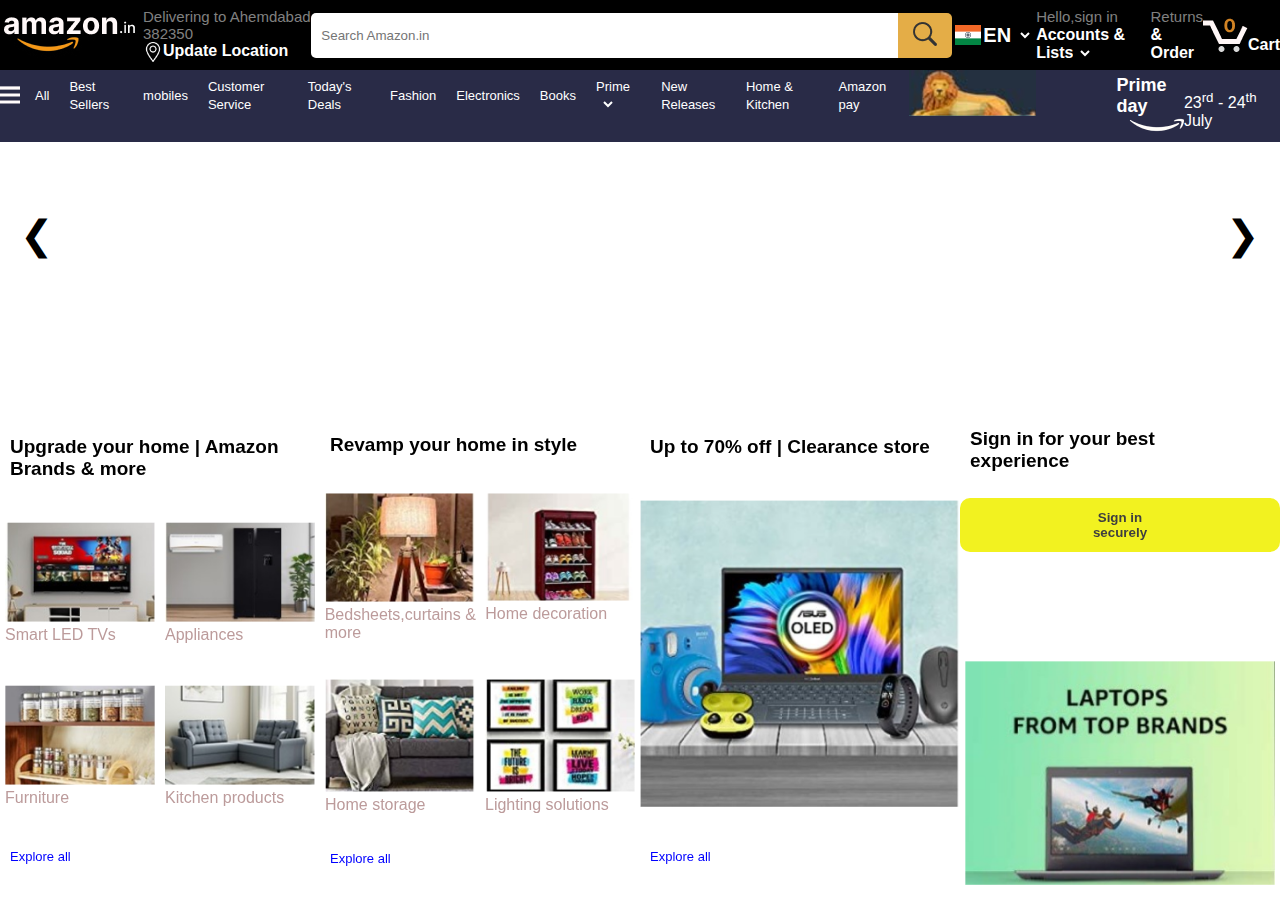
<file: amazon/amazon.html>
<!DOCTYPE html>
<html lang="en">
<head>
    <meta charset="UTF-8">
    <meta name="viewport" content="width=device-width, initial-scale=1.0">
    <title>Document</title>
    <link rel="stylesheet" href="amazon.css">
</head>
<body style="box-sizing: border-box;">
    <header class="head">
        <div class="top">
            <div class="logo" id="border"><img src="logo.png" alt=""></div>
            <div class="add" id="border" id="col">
                <p class="nor">Delivering to Ahemdabad 382350</p>
                <div style="display: flex;">
                    <img style="width: 20px;" src="location.png" alt="">
                    <p class="bold">Update Location</p>
                </div>
            </div>
            <div class="row" >
                <input class="inp-box"type="text" name="" id="" placeholder="Search Amazon.in">
                <button class="btn"><img src="search icon.png" alt=""></button>
            </div>
            <div class="lang" style="display: flex;" id="border">
                <img src="indian flag.png" alt="">
                 <div><span style="font-size: 20px;" class="bold">EN</span></div>
                <select name="" id=""></select>
            </div>
            <div class="sign-in"  id="border">
                <div><span class="nor">Hello,sign in</span></div>
                <div><span class="bold">Accounts & Lists</span><select name="" id=""></select></div>
                
            </div>
            <div id="border" class="odr" >
                <div><span class="nor">Returns</span></div>
                <div><span class="bold">& Order</span></div>
            </div>
            <div class="cart" style="display: flex;" id="border">
                <img src="cart icon.png" alt="">
                <div style="margin-top: 20px;"><span class="bold">Cart</span></div>
            </div>
        </div>
        <div class="nav-row">
            <nav class="nav-bar">
            <img  style="width: 20px; height: 18px;" src="ham burger icon.png" alt="">
            <li id="i"><a href="">All</a></li>
            <li><a href="">Best Sellers</a></li>
            <li><a href="">mobiles</a></li>
            <li><a href="">Customer Service</a></li>
            <li><a href="">Today's Deals</a></li>
            <li><a href="">Fashion</a></li>
            <li><a href="">Electronics</a></li>
            <li><a href="">Books</a></li>
            <li>
                <a href="">Prime</a>
                <select name="" id=""></select>
            </li>
            <li><a href="">New Releases</a></li>
            <li><a href="">Home & Kitchen</a></li>
            <li><a href="">Amazon pay</a></li>
            </nav>
            <div class="right">
                <div ><img id="leo"src="lion.png" alt=""></div>
                <div style="margin-left: 80px;">
                    <p style="color: white; font-weight: bold;font-size: 18px;margin-top: 5px;">Prime day</p>
                    <img style="margin-left: 10px;" src="amazon design.png" alt="">
                </div>
                <div><p style="color: white; margin-top: 20px; margin-left: -10px;">23<sup>rd</sup> - 24<sup>th</sup> July</p></div>
            </div>
        </div>

        <div class="up-set">
            <div class="set-btn">
                <button class="btn-pre" onclick="prevImage()">&#10094;</button>
                <button class="btn-next" onclick="nextImage()">&#10095;</button>
            </div>

        <div class="set">
            <div class="card">
                <p class="card-para">Upgrade your home | Amazon <br> Brands & more</p>
                <div class="img-col">
                    <div class="img-in-col"><img src="image 17.png" alt=""><p style="color: rgb(188, 155, 155);">Smart LED TVs</p></div>
                    <div class="img-in-col"><img src="image 18.png" alt=""><p style="color: rgb(188, 155, 155);">Appliances</p></div>
                </div>
                <div class="img-col">
                    <div class="img-in-col"><img src="image 19.png" alt=""><p style="color: rgb(188, 155, 155);">Furniture</p></div>
                    <div class="img-in-col"><img src="image 20.png" alt=""><p style="color: rgb(188, 155, 155);">Kitchen products</p></div>
                </div>
                <a style="color: blue; margin-left: 10px;" href="">Explore all</a>
            </div>
            <div class="card">
                <p class="card-para">Revamp your home in style</p>
                <div class="img-col">
                    <div class="img-in-col"><img src="image 21.png" alt=""><p style="color:rgb(188, 155, 155); ">Bedsheets,curtains & <br> more</p></div>
                    <div class="img-in-col"><img src="image 22.png" alt=""><p style="color:rgb(188, 155, 155); ">Home decoration</p></div>
                </div>
                <div class="img-col">
                     <div class="img-in-col"><img src="image 25.png" alt=""><p style="color: rgb(188, 155, 155);">Home storage</p></div>
                    <div class="img-in-col"><img src="image 24.png" alt=""><p style="color: rgb(188, 155, 155);">Lighting solutions</p></div>
                </div>
                <!-- <li><a href="">sdfghj</a></li> -->
                 <a style="color: blue; margin-left: 10px;" href="">Explore all</a>
            </div>
            <div class="card">
                <p class="card-para">Up to 70% off | Clearance store</p>
                <div style="display: flex;justify-content: center;"><img style="width: 320px;" src="image 26.png" alt=""></div>
                <a style="color: blue; margin-left: 10px;" href="">Explore all</a>
            </div>
            <div class="card" id="cart-id-rgt">
                <div class="card-rgt">
                    <div><p class="card-para">Sign in for your best <br> experience</p></div>
                    <div><button class="btn-sign">Sign in securely</button></div>
                </div>
                <div style="display: flex; justify-content: center;">
                    <img style="width: 310px; " src="image 28.png" alt="">
                </div>
            </div>
        </div>
        </div>

        
    </header>
    <script>
        const images = [
            "https://images-eu.ssl-images-amazon.com/images/G/31/img24/Beauty/GW/Jupiter/leadup/Cashback_Stripe-6._CB799205465_.png",
            "https://images-eu.ssl-images-amazon.com/images/G/31/CookwareDining/Jupiter25/GW/Event/RV2/WBLB3000x1200._CB799223953_.jpg",
            "https://images-eu.ssl-images-amazon.com/images/G/31/img22/CEPC/Jupiter/hero/desktops/UNREC/PC_3000X1200_Unrec_LIVE_ASIN_Headphones._CB799215974_.jpg",
            "https://images-eu.ssl-images-amazon.com/images/G/31/img22/WLA/2025/Jupiter25/GW/ME/UR/D298880126_IN_WLA_Jupiter_Hero_Banners_Unrec_PC_PB_LIVE_ASIN_3000x1200._CB800959465_.jpg"
        ];

        let index = 0;
        const bg = document.getElementsByClassName("up-set")[0]; // <-- FIXED

        bg.style.backgroundImage = `url(${images[index]})`;

        function nextImage(){
            index = (index + 1) % images.length;
            bg.style.backgroundImage = `url(${images[index]})`;
        }

        function prevImage(){
            index = (index - 1 + images.length) % images.length;
            bg.style.backgroundImage = `url(${images[index]})`;
        }

    </script>
</body>
</html>
</file>
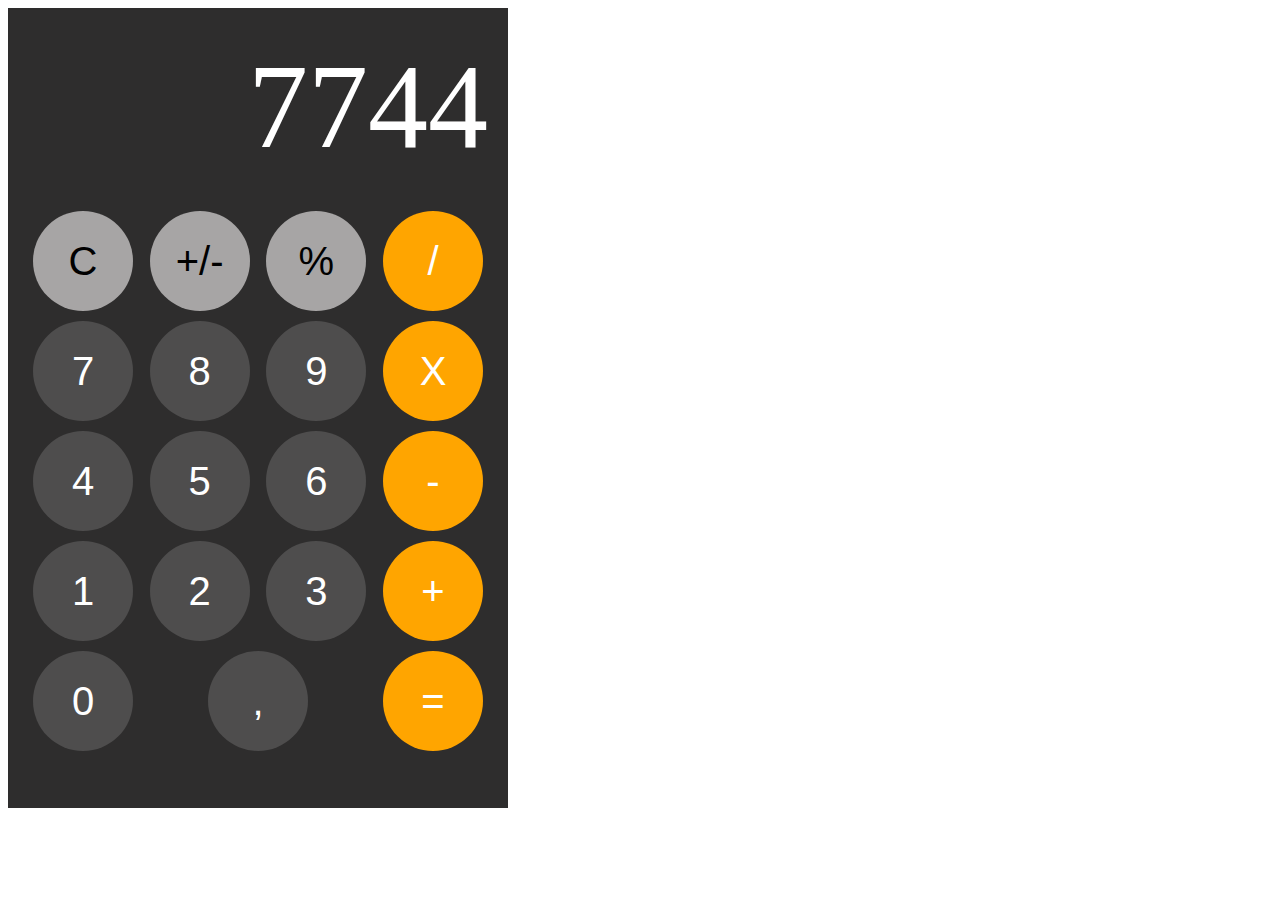
<file: calculator/calculator.html>
<!DOCTYPE html>
<html lang="en">
<head>
    <meta charset="UTF-8">
    <meta name="viewport" content="width=device-width, initial-scale=1.0">
    <title>Document</title>
    <link rel="stylesheet" href="calculator.css">
</head>
<body>
    <div class="container">
        <div class="in-container" id="id-container">
            <p style="color: white; font-size: 120px;margin: 30px 20px;">7744</p>
        </div>
        <div class="in-container">
            <div class="in-box">
                <div ><button id="btn" class="btn-gry">C</button></div>
                <div ><button id="btnpls" class="btn-gry">+/-</button></div>
                <div ><button id="btn"class="btn-gry">%</button></div>
                <div ><button id="btn"class="btn-org">/</button></div>
            </div>
            <div class="in-box">
                <div ><button id="btn7" class="btn-blc">7</button></div>
                <div ><button id="btn8" class="btn-blc">8</button></div>
                <div ><button id="btn"class="btn-blc">9</button></div>
                <div ><button id="btn"class="btn-org">X</button></div>
            </div>
            <div class="in-box">
                <div ><button id="btn"class="btn-blc">4</button></div>
                <div ><button id="btn"class="btn-blc">5</button></div>
                <div ><button id="btn"class="btn-blc">6</button></div>
                <div ><button id="btn"class="btn-org">-</button></div>
            </div>
            <div class="in-box">
                <div ><button id="btn"class="btn-blc">1</button></div>
                <div ><button id="btn"class="btn-blc">2</button></div>
                <div ><button id="btn"class="btn-blc">3</button></div>
                <div ><button id="btn"class="btn-org">+</button></div>
            </div>
            <div class="in-box">
                <div class="zero"><button id="btn" class="btn-blc" id="elong-gray">0</button></div>
                <div ><button id="btn"class="btn-blc">,</button></div>
                <div ><button id="btn"class="btn-org">=</button></div>
            </div>
            
        </div>
    </div>
    <script src="calculator.js"></script>
</body>
</html>
</file>
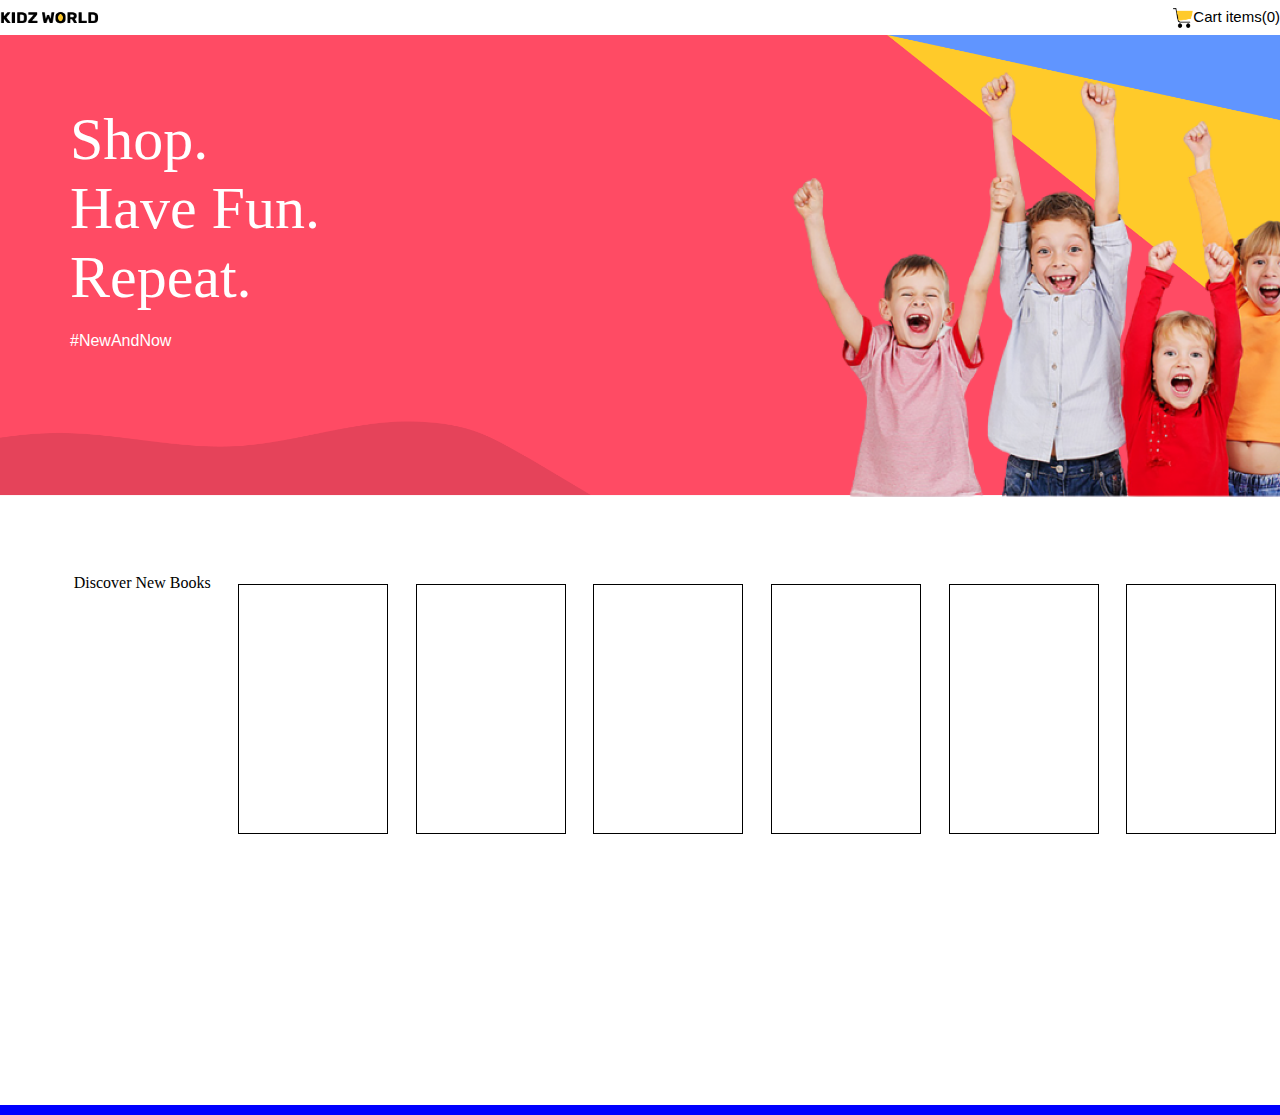
<file: kidz_world/kidz.html>
<!DOCTYPE html>
<html lang="en">
<head>
    <meta charset="UTF-8">
    <meta name="viewport" content="width=device-width, initial-scale=1.0">
    <title>Document</title>
    <link rel="stylesheet" href="kidz.css">
</head>
<body>
    <header class="head">
        <div class="container">
            <div class="fst">
                <div class="fst-1"><img src="kw-logo.png" alt="" width="100px" height="18px"></div>
                <div class="fst-2"><button style="background-color: white; display: flex;border-style: none;"><img  src="cart-icon.png" alt="" width="20px" height="20px"><span style="font-size: 15px;">Cart items(0)</span></button></div>
            </div>
            <div class="sec">
                <p class="head-con">Shop. <br> Have Fun. <br> Repeat. <br> </p>
                <p class="has">#NewAndNow</p>
            </div>
        </div>
    </header>
    <section class="book">
        <div class="book-con">
            <p class="para1">Discover New Books</p>
            <!-- 1st -->
            <div class="card">
                    <div class="img"></div>
                    <div class="tit"></div>
                    <div class="write"></div>
                <div class="blw">
                    <div class="price"></div>
                    <div class="cart"></div>
                </div>
            </div>
            <!-- 2nd -->
            <div class="card">
                    <div class="img"></div>
                    <div class="tit"></div>
                    <div class="write"></div>
                <div class="blw">
                    <div class="price"></div>
                    <div class="cart"></div>
                </div>
            </div>
            <!-- 3rd -->
            <div class="card">
                    <div class="img"></div>
                    <div class="tit"></div>
                    <div class="write"></div>
                <div class="blw">
                    <div class="price"></div>
                    <div class="cart"></div>
                </div>
            </div>
            <!-- 4th -->
            <div class="card">
                    <div class="img"></div>
                    <div class="tit"></div>
                    <div class="write"></div>
                <div class="blw">
                    <div class="price"></div>
                    <div class="cart"></div>
                </div>
            </div>
            <!-- 5th -->
            <div class="card">
                    <div class="img"></div>
                    <div class="tit"></div>
                    <div class="write"></div>
                <div class="blw">
                    <div class="price"></div>
                    <div class="cart"></div>
                </div>
            </div>
            <!-- 6th -->
            <div class="card">
                    <div class="img"></div>
                    <div class="tit"></div>
                    <div class="write"></div>
                <div class="blw">
                    <div class="price"></div>
                    <div class="cart"></div>
                </div>
            </div>
        </div>
    </section>
        
    <section class="game"></section>
</body>
</html>
</file>
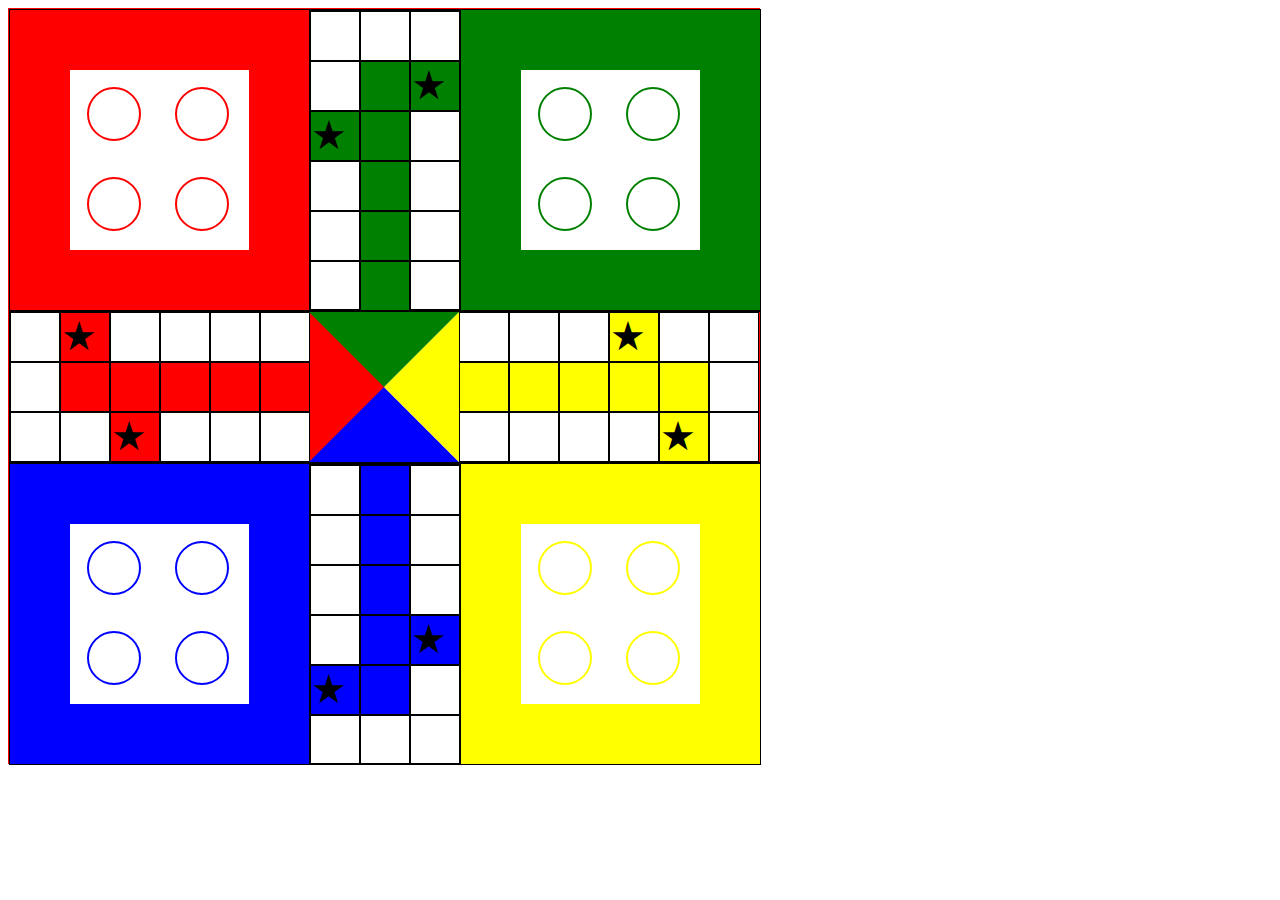
<file: ludo/ludo.html>
<!DOCTYPE html>
<html lang="en">
<head>
    <meta charset="UTF-8">
    <meta name="viewport" content="width=device-width, initial-scale=1.0">
    <title>Document</title>
    <link rel="stylesheet" href="ludo.css">
</head>
<body>
    <div class="container">
        <div class="in-container">
            <div class="sq-box">
                <div class="crc-box"></div>
                <div class="crc-box"></div>
                <div class="crc-box"></div>
                <div class="crc-box"></div>
            </div>
            <div class="rect-box">
                <div class="sm-sq"></div>
                <div class="sm-sq"></div>
                <div class="sm-sq"></div>
                <div class="sm-sq"></div>
                <div class="sm-sq" id="color-green"></div>
                <div class="sm-sq" id="color-green" class="star"><p class="star">&starf;</p></div>
                <div class="sm-sq" id="color-green" ><p class="star">&starf;</p></div>
                <div class="sm-sq" id="color-green"></div>
                <div class="sm-sq"></div>
                <div class="sm-sq"></div>
                <div class="sm-sq" id="color-green"></div>
                <div class="sm-sq"></div>
                <div class="sm-sq"></div>
                <div class="sm-sq" id="color-green"></div>
                <div class="sm-sq"></div>
                <div class="sm-sq"></div>
                <div class="sm-sq" id="color-green"></div>
                <div class="sm-sq"></div>
            </div>
            <div class="sq-box" id="green">
                <div class="crc-box" id="green"></div>
                <div class="crc-box" id="green"></div>
                <div class="crc-box" id="green"></div>
                <div class="crc-box" id="green"></div>
            </div>
        </div>
        <div class="in-container-bet">
            <div class="bwt-rect">
                <div class="sm-sq"></div>
                <div class="sm-sq"></div>
                <div class="sm-sq"></div>
                <div class="sm-sq" id="color-red" ><p class="star">&starf;</p></div>
                <div class="sm-sq" id="color-red"></div>
                <div class="sm-sq" ></div>
                <div class="sm-sq"></div>
                <div class="sm-sq" id="color-red"></div>
                <div class="sm-sq" id="color-red" ><p class="star">&starf;</p></div>
                <div class="sm-sq" ></div>
                <div class="sm-sq" id="color-red"></div>
                <div class="sm-sq"></div>
                <div class="sm-sq"></div>
                <div class="sm-sq" id="color-red"></div>
                <div class="sm-sq"></div>
                <div class="sm-sq"></div>
                <div class="sm-sq" id="color-red"></div>
                <div class="sm-sq"></div>
            </div>
            <div class="sq-bet">
                <div class="triangle-right"></div>
                <div class="triangle-up"></div>
                <div class="triangle-left"></div>
                <div class="triangle-down"></div>
            </div>
            <div class="bwt-rect">
                <div class="sm-sq" ></div>
                <div class="sm-sq" id="color-yellow"></div>
                <div class="sm-sq"></div>
                <div class="sm-sq"></div>
                <div class="sm-sq" id="color-yellow"></div>
                <div class="sm-sq"></div>
                <div class="sm-sq"></div>
                <div class="sm-sq" id="color-yellow"></div>
                <div class="sm-sq"></div>
                <div class="sm-sq" id="color-yellow" ><p class="star">&starf;</p></div>
                <div class="sm-sq" id="color-yellow"></div>
                <div class="sm-sq" ></div>
                <div class="sm-sq"></div>
                <div class="sm-sq" id="color-yellow"></div>
                <div class="sm-sq" id="color-yellow" ><p class="star">&starf;</p></div>
                <div class="sm-sq"></div>
                <div class="sm-sq"></div>
                <div class="sm-sq"></div>
            </div>
        </div>
        <div class="in-container">
             <div class="sq-box" id="blue">
                <div class="crc-box" id="blue"></div>
                <div class="crc-box" id="blue"></div>
                <div class="crc-box" id="blue"></div>
                <div class="crc-box" id="blue"></div>
            </div>
            <div class="rect-box">
                <div class="sm-sq"></div>
                <div class="sm-sq" id="color-blue"></div>
                <div class="sm-sq"></div>
                <div class="sm-sq"></div>
                <div class="sm-sq" id="color-blue"></div>
                <div class="sm-sq"></div>
                <div class="sm-sq"></div>
                <div class="sm-sq" id="color-blue"></div>
                <div class="sm-sq"></div>
                <div class="sm-sq"></div>
                <div class="sm-sq" id="color-blue"></div>
                <div class="sm-sq" id="color-blue" ><p class="star">&starf;</p></div>
                <div class="sm-sq" id="color-blue" ><p class="star">&starf;</p></div>
                <div class="sm-sq" id="color-blue"></div>
                <div class="sm-sq"></div>
                <div class="sm-sq"></div>
                <div class="sm-sq"></div>
                <div class="sm-sq"></div>
            </div>
            <div class="sq-box" id="yellow">
                <div class="crc-box" id="yellow"></div>
                <div class="crc-box" id="yellow"></div>
                <div class="crc-box" id="yellow"></div>
                <div class="crc-box" id="yellow"></div>
            </div>
        </div>
    </div>
</body>
</html>
</file>
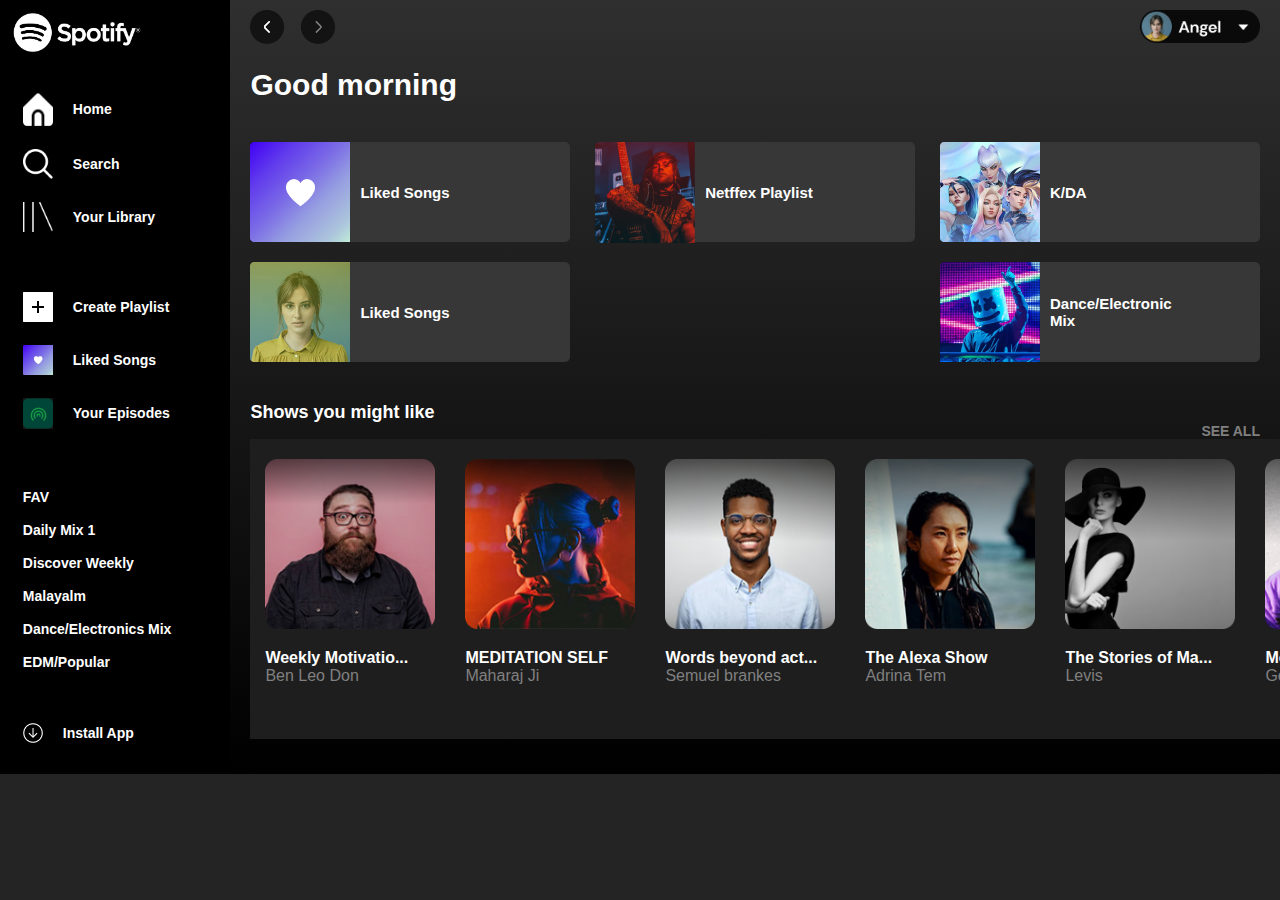
<file: spotify/spotify.html>
<!DOCTYPE html>
<html lang="en">
<head>
    <meta charset="UTF-8">
    <meta name="viewport" content="width=device-width, initial-scale=1.0">
    <title>Spotify</title>
    <link rel="stylesheet" href="spotify.css">
</head>
<body>
    <div class="container">
        <div class="top">
            <div class="aside">
                <div class="box1"><img class="logo" src="Spotify logo.png" alt=""></div>
                <div class="box">
                    <div class="nav">
                        <img  src="Home (1).png" alt="">
                        <a href="">Home</a>
                    </div>
                    <div class="nav">
                        <img src="Search (1).png" alt="">
                       <a href="">Search</a>
                    </div>
                    <div class="nav">
                        <img src="Your library.png" alt="">
                        <a href="">Your Library</a>
                    </div>
                </div>
                <div class="box">
                    <div class="nav">
                        <img src="Create (1).png" alt="">
                        <a href="">Create Playlist</a>
                    </div>
                    <div class="nav">
                        <img src="Liked (1).png" alt="">
                        <a href="">Liked Songs</a>
                    </div>
                    <div class="nav">
                        <img src="your episodes.png" alt="">
                        <a href="">Your Episodes</a>
                    </div>
                </div>
                <div class="ls-aside">
                    <div class="aside-link"><a >FAV</a></div>
                    <div class="aside-link"><a>Daily Mix 1</a></div>
                    <div class="aside-link"><a>Discover Weekly</a></div>
                    <div class="aside-link"><a>Malayalm</a></div>
                    <div class="aside-link"><a>Dance/Electronics Mix</a></div>
                    <div class="aside-link"><a>EDM/Popular</a></div>
                    
                </div>
                <div class="nav" id="nav-id">
                        <img src="grommet-icons_install-option.png" alt="">
                        <a href="">Install App</a>
                </div>
            </div>
            <div class="master">
            <div class="con">
                <div class="profile">
                    <div><img class="arr" src="top arrow navigation.png" alt=""></div>
                    <div><img class="arr1" src="User.png" alt=""></div>
                </div>
                <div class="con-para"><p>Good morning</p></div>
                <div class="fav">
                    <div class="rect-box">
                        <img src="Liked (1).png" alt="">
                        <p>Liked Songs</p>
                    </div>
                    <div class="rect-box">
                        <img src="image4.png" alt="">
                        <p>Netffex Playlist</p>
                    </div>
                    <div class="rect-box">
                        <img src="image3.png" alt="">    
                        <p>K/DA</p>    
                    </div>
                    <div class="rect-box">
                        <img src="image1.png" alt="">    
                        <p>Liked Songs</p>    
                    </div>
                    <div class="rect-box">
                        <img src="image2.png" alt="">    
                        <p>Dance/Electronic <br>Mix</p>    
                    </div>
                </div>
                <div class="para2"><p>Shows you might like</p></div>
                <div class="sma"><p>SEE ALL</p></div>
                <div class="sing">
                    <div class="card">
                        <div><img src="image9.png" alt=""></div>
                        <div ><p>Weekly Motivatio... <br> <span >Ben Leo Don</span></p></div>
                        
                    </div>
                     <div class="card">
                        <div><img src="image8.png" alt=""></div>
                        <div ><p>MEDITATION SELF <br> <span >Maharaj Ji</span></p></div>
                        
                    </div>
                    <div class="card">
                        <div><img src="image7.png" alt=""></div>
                        <div ><p>Words beyond act... <br> <span >Semuel brankes</span></p></div>
                        
                    </div>
                    <div class="card">
                        <div><img src="image6.png" alt=""></div>
                        <div ><p>The Alexa Show <br> <span >Adrina Tem</span></p></div>
                        
                    </div>
                    <div class="card">
                        <div><img src="image5.png" alt=""></div>
                        <div ><p>The Stories of Ma... <br> <span >Levis</span></p></div>
                        
                    </div>
                    <div class="card">
                        <div><img src="image10.png" alt=""></div>
                        <div ><p>Motivation Daily b... <br> <span >Georgina marnadis</span></p></div>
                        
                    </div>
                </div>
            </div>
            </div>
        </div>
        <div class="blw"></div>
    </div>
</body>
</html>
</file>
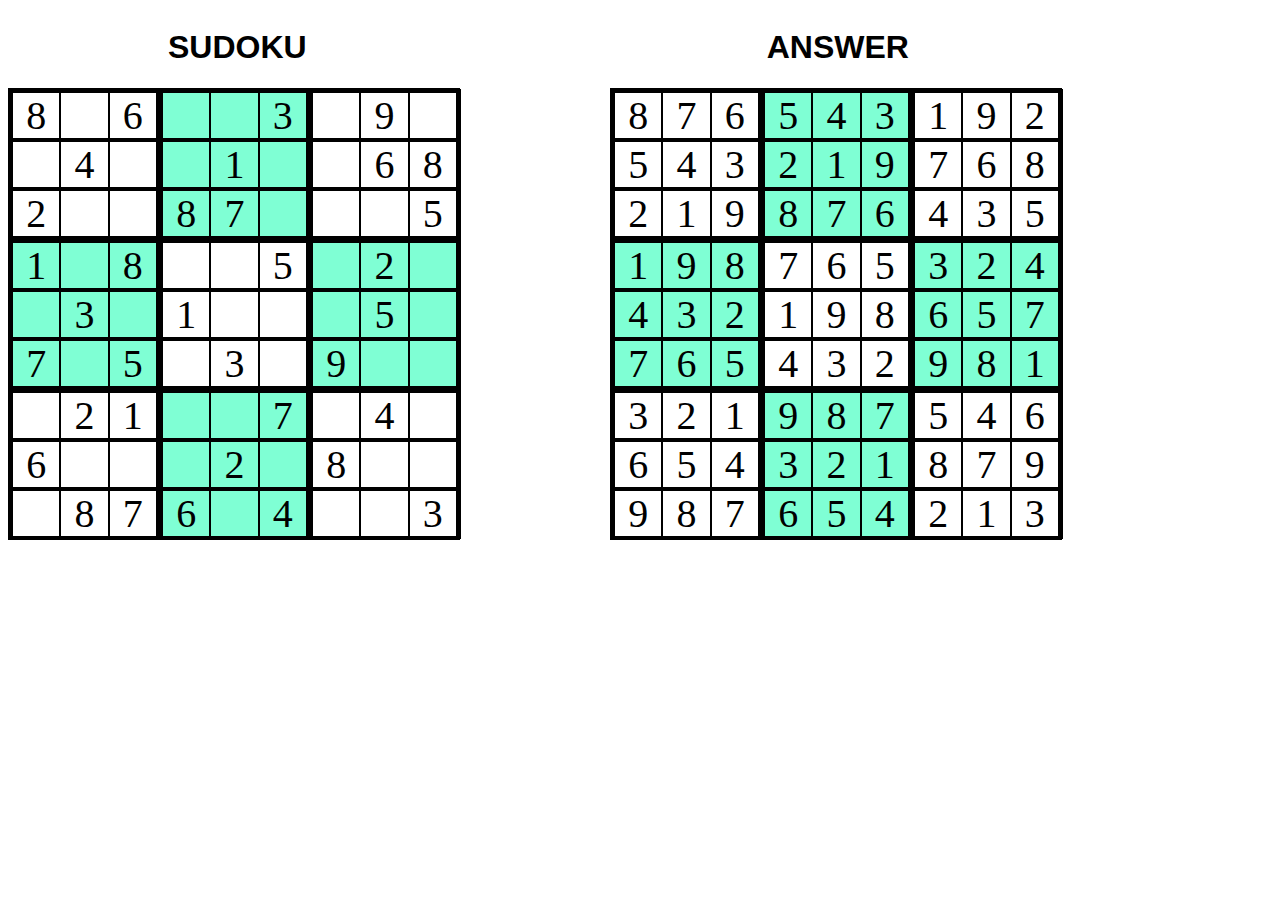
<file: sudoku/sudoku.html>
<!DOCTYPE html>
<html lang="en">
<head>
    <meta charset="UTF-8">
    <meta name="viewport" content="width=device-width, initial-scale=1.0">
    <title>Document</title>
    <link rel="stylesheet" href="sudoku.css">
</head>
<body>
    <div class="head-div">
    <h1 style="margin-left: 160px; font-family: Arial, Helvetica Neue, Helvetica, sans-serif;">SUDOKU</h1>
    <h1 style="margin-left: 460px;font-family: Arial, Helvetica Neue, Helvetica, sans-serif;">ANSWER</h1>
    </div>
   
 <div class="out-container">
    <div class="container">
        <div class="in-container">
            <div class="box">
                <div class="in-box">
                    <div class="sm-box">8</div>
                    <div class="sm-box"></div>
                    <div class="sm-box">6</div>
                </div>
                <div class="in-box">
                    <div class="sm-box"></div>
                    <div class="sm-box">4</div>
                    <div class="sm-box"></div>
                </div>
                <div class="in-box">
                    <div class="sm-box">2</div>
                    <div class="sm-box"></div>
                    <div class="sm-box"></div>
                </div>
            </div>
            <div class="box" style="background-color: aquamarine;">
                <div class="in-box">
                    <div class="sm-box"></div>
                    <div class="sm-box"></div>
                    <div class="sm-box">3</div>
                </div>
                <div class="in-box">
                    <div class="sm-box"></div>
                    <div class="sm-box">1</div>
                    <div class="sm-box"></div>
                </div>
                <div class="in-box">
                    <div class="sm-box">8</div>
                    <div class="sm-box">7</div>
                    <div class="sm-box"></div>
                </div>
            </div>
            <div class="box">
                <div class="in-box">
                    <div class="sm-box"></div>
                    <div class="sm-box">9</div>
                    <div class="sm-box"></div>
                </div>
                <div class="in-box">
                    <div class="sm-box"></div>
                    <div class="sm-box">6</div>
                    <div class="sm-box">8</div>
                </div>
                <div class="in-box">
                    <div class="sm-box"></div>
                    <div class="sm-box"></div>
                    <div class="sm-box">5</div>
                </div>
            </div>
        </div>
        <div class="in-container">
            <div class="box" style="background-color: aquamarine;">
                <div class="in-box">
                   <div class="sm-box">1</div>
                    <div class="sm-box"></div>
                    <div class="sm-box">8</div>
                </div>
                <div class="in-box">
                    <div class="sm-box"></div>
                    <div class="sm-box">3</div>
                    <div class="sm-box"></div>
                </div>
                <div class="in-box">
                    <div class="sm-box">7</div>
                    <div class="sm-box"></div>
                    <div class="sm-box">5</div>
                </div>
            </div>
            <div class="box">
                <div class="in-box">
                    <div class="sm-box"></div>
                    <div class="sm-box"></div>
                    <div class="sm-box">5</div>
                </div>
                <div class="in-box">
                    <div class="sm-box">1</div>
                    <div class="sm-box"></div>
                    <div class="sm-box"></div>
                </div>
                <div class="in-box">
                    <div class="sm-box"></div>
                    <div class="sm-box">3</div>
                    <div class="sm-box"></div>
                </div>
            </div>
            <div class="box" style="background-color: aquamarine;">
                <div class="in-box">
                    <div class="sm-box"></div>
                    <div class="sm-box">2</div>
                    <div class="sm-box"></div>
                </div>
                <div class="in-box">
                    <div class="sm-box"></div>
                    <div class="sm-box">5</div>
                    <div class="sm-box"></div>
                </div>
                <div class="in-box">
                    <div class="sm-box">9</div>
                    <div class="sm-box"></div>
                    <div class="sm-box"></div>
                </div>
            </div>
        </div>
        <div class="in-container">
            <div class="box">
                <div class="in-box">
                    <div class="sm-box"></div>
                    <div class="sm-box">2</div>
                    <div class="sm-box">1</div>
                </div>
                <div class="in-box">
                    <div class="sm-box">6</div>
                    <div class="sm-box"></div>
                    <div class="sm-box"></div>
                </div>
                <div class="in-box">
                    <div class="sm-box"></div>
                    <div class="sm-box">8</div>
                    <div class="sm-box">7</div>
                </div>
            </div>
            <div class="box" style="background-color: aquamarine;">
                <div class="in-box">
                    <div class="sm-box"></div>
                    <div class="sm-box"></div>
                    <div class="sm-box">7</div>
                </div>
                <div class="in-box">
                    <div class="sm-box"></div>
                    <div class="sm-box">2</div>
                    <div class="sm-box"></div>
                </div>
                <div class="in-box">
                    <div class="sm-box">6</div>
                    <div class="sm-box"></div>
                    <div class="sm-box">4</div>
                </div>
            </div>
            <div class="box">
                <div class="in-box">
                   <div class="sm-box"></div>
                    <div class="sm-box">4</div>
                    <div class="sm-box"></div>
                </div>
                <div class="in-box">
                    <div class="sm-box">8</div>
                    <div class="sm-box"></div>
                    <div class="sm-box"></div>
                </div>
                <div class="in-box">
                    <div class="sm-box"></div>
                    <div class="sm-box"></div>
                    <div class="sm-box">3</div>
                </div>
            </div>
        </div>
        
        
    </div>

    <div class="container">
        <div class="in-container">
            <div class="box">
                <div class="in-box">
                    <div class="sm-box">8</div>
                    <div class="sm-box">7</div>
                    <div class="sm-box">6</div>
                </div>
                <div class="in-box">
                    <div class="sm-box">5</div>
                    <div class="sm-box">4</div>
                    <div class="sm-box">3</div>
                </div>
                <div class="in-box">
                    <div class="sm-box">2</div>
                    <div class="sm-box">1</div>
                    <div class="sm-box">9</div>
                </div>
            </div>
            <div class="box" style="background-color: aquamarine;">
                <div class="in-box">
                    <div class="sm-box">5</div>
                    <div class="sm-box">4</div>
                    <div class="sm-box">3</div>
                </div>
                <div class="in-box">
                    <div class="sm-box">2</div>
                    <div class="sm-box">1</div>
                    <div class="sm-box">9</div>
                </div>
                <div class="in-box">
                    <div class="sm-box">8</div>
                    <div class="sm-box">7</div>
                    <div class="sm-box">6</div>
                </div>
            </div>
            <div class="box">
                <div class="in-box">
                    <div class="sm-box">1</div>
                    <div class="sm-box">9</div>
                    <div class="sm-box">2</div>
                </div>
                <div class="in-box">
                    <div class="sm-box">7</div>
                    <div class="sm-box">6</div>
                    <div class="sm-box">8</div>
                </div>
                <div class="in-box">
                    <div class="sm-box">4</div>
                    <div class="sm-box">3</div>
                    <div class="sm-box">5</div>
                </div>
            </div>
        </div>
        <div class="in-container">
            <div class="box" style="background-color: aquamarine;">
                <div class="in-box">
                   <div class="sm-box">1</div>
                    <div class="sm-box">9</div>
                    <div class="sm-box">8</div>
                </div>
                <div class="in-box">
                    <div class="sm-box">4</div>
                    <div class="sm-box">3</div>
                    <div class="sm-box">2</div>
                </div>
                <div class="in-box">
                    <div class="sm-box">7</div>
                    <div class="sm-box">6</div>
                    <div class="sm-box">5</div>
                </div>
            </div>
            <div class="box">
                <div class="in-box">
                    <div class="sm-box">7</div>
                    <div class="sm-box">6</div>
                    <div class="sm-box">5</div>
                </div>
                <div class="in-box">
                    <div class="sm-box">1</div>
                    <div class="sm-box">9</div>
                    <div class="sm-box">8</div>
                </div>
                <div class="in-box">
                    <div class="sm-box">4</div>
                    <div class="sm-box">3</div>
                    <div class="sm-box">2</div>
                </div>
            </div>
            <div class="box" style="background-color: aquamarine;">
                <div class="in-box">
                    <div class="sm-box">3</div>
                    <div class="sm-box">2</div>
                    <div class="sm-box">4</div>
                </div>
                <div class="in-box">
                    <div class="sm-box">6</div>
                    <div class="sm-box">5</div>
                    <div class="sm-box">7</div>
                </div>
                <div class="in-box">
                    <div class="sm-box">9</div>
                    <div class="sm-box">8</div>
                    <div class="sm-box">1</div>
                </div>
            </div>
        </div>
        <div class="in-container">
            <div class="box">
                <div class="in-box">
                    <div class="sm-box">3</div>
                    <div class="sm-box">2</div>
                    <div class="sm-box">1</div>
                </div>
                <div class="in-box">
                    <div class="sm-box">6</div>
                    <div class="sm-box">5</div>
                    <div class="sm-box">4</div>
                </div>
                <div class="in-box">
                    <div class="sm-box">9</div>
                    <div class="sm-box">8</div>
                    <div class="sm-box">7</div>
                </div>
            </div>
            <div class="box" style="background-color: aquamarine;">
                <div class="in-box">
                    <div class="sm-box">9</div>
                    <div class="sm-box">8</div>
                    <div class="sm-box">7</div>
                </div>
                <div class="in-box">
                    <div class="sm-box">3</div>
                    <div class="sm-box">2</div>
                    <div class="sm-box">1</div>
                </div>
                <div class="in-box">
                    <div class="sm-box">6</div>
                    <div class="sm-box">5</div>
                    <div class="sm-box">4</div>
                </div>
            </div>
            <div class="box">
                <div class="in-box">
                   <div class="sm-box">5</div>
                    <div class="sm-box">4</div>
                    <div class="sm-box">6</div>
                </div>
                <div class="in-box">
                    <div class="sm-box">8</div>
                    <div class="sm-box">7</div>
                    <div class="sm-box">9</div>
                </div>
                <div class="in-box">
                    <div class="sm-box">2</div>
                    <div class="sm-box">1</div>
                    <div class="sm-box">3</div>
                </div>
            </div>
        </div>
        
        
    </div>
    </div>
</body>
</html
</file>
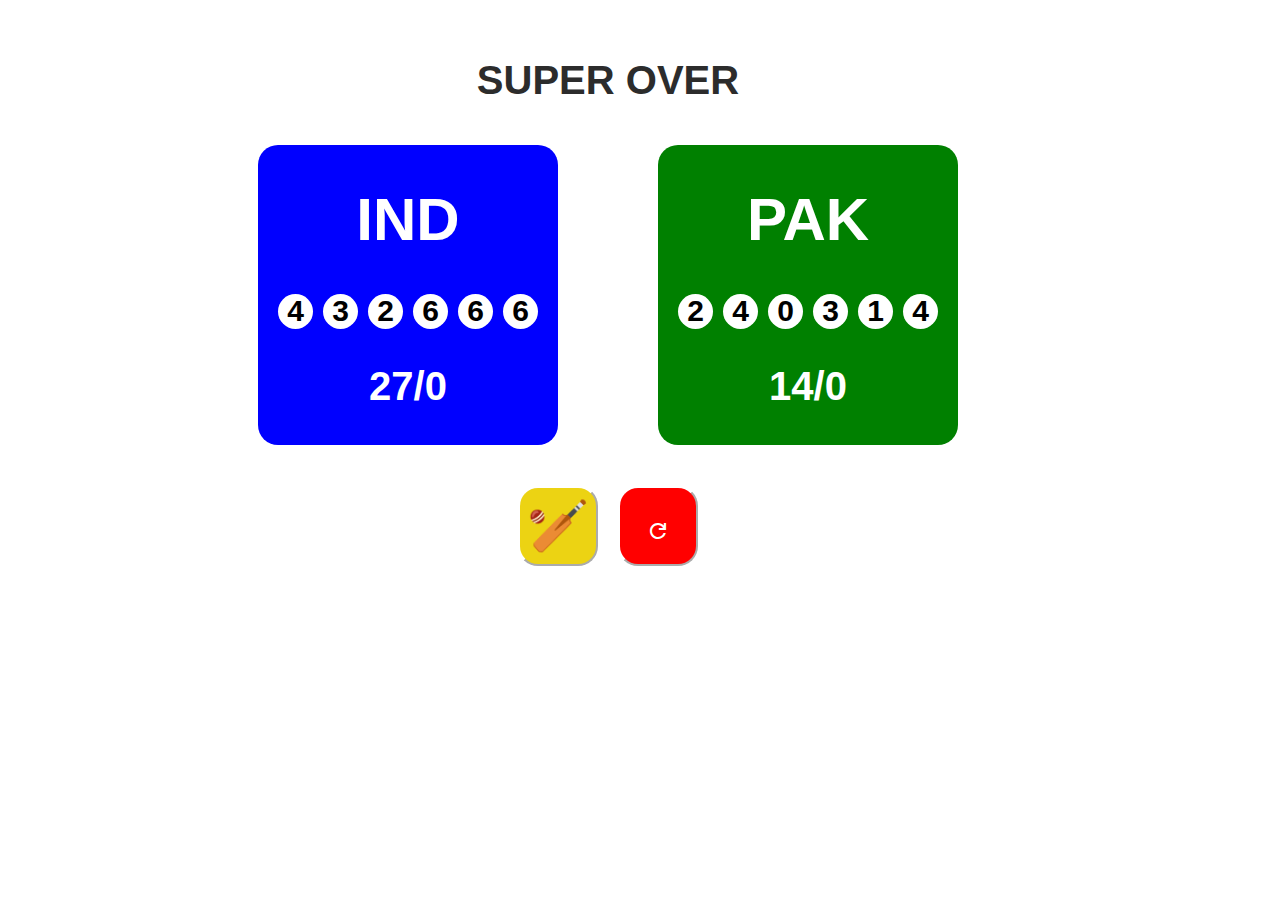
<file: superover/super.html>
<!DOCTYPE html>
<html lang="en">
<head>
    <meta charset="UTF-8">
    <meta name="viewport" content="width=device-width, initial-scale=1.0">
    <title>Document</title>
    <link rel="stylesheet" href="super.css">
    <link rel="stylesheet" href="https://fonts.googleapis.com/css2?family=Material+Symbols+Outlined:opsz,wght,FILL,GRAD@20..48,100..700,0..1,-50..200&icon_names=refresh" />
</head>
<body>
    <div class="main-div" >
        <div class="head">SUPER OVER</div>
        <div class="mid">
            <div class="box" >
                <div class="team" id="let">IND</div>
                <div class="score">
                    <div class="crc">4</div>
                    <div class="crc">3</div>
                    <div class="crc">2</div>
                    <div class="crc">6</div>
                    <div class="crc">6</div>
                    <div class="crc">6</div>
                </div>
                <div class="total">27/0</div>
            </div>
            <div class="box" id="pak">
                <div class="team" id="let">PAK</div>
                <div class="score" >
                    <div class="crc">2</div>
                    <div class="crc">4</div>
                    <div class="crc">0</div>
                    <div class="crc">3</div>
                    <div class="crc">1</div>
                    <div class="crc">4</div>
                </div>
                <div class="total">14/0</div>
            </div>
        </div>
        <div class="foot">
            <div ><button class="btn">&#127951;</button></div>
            <div ><button class="btn" id="btn-red" type="reset"><span class="material-symbols-outlined">
refresh
</span></button></div>
        </div>
    </div>
</body>
</html>
</file>
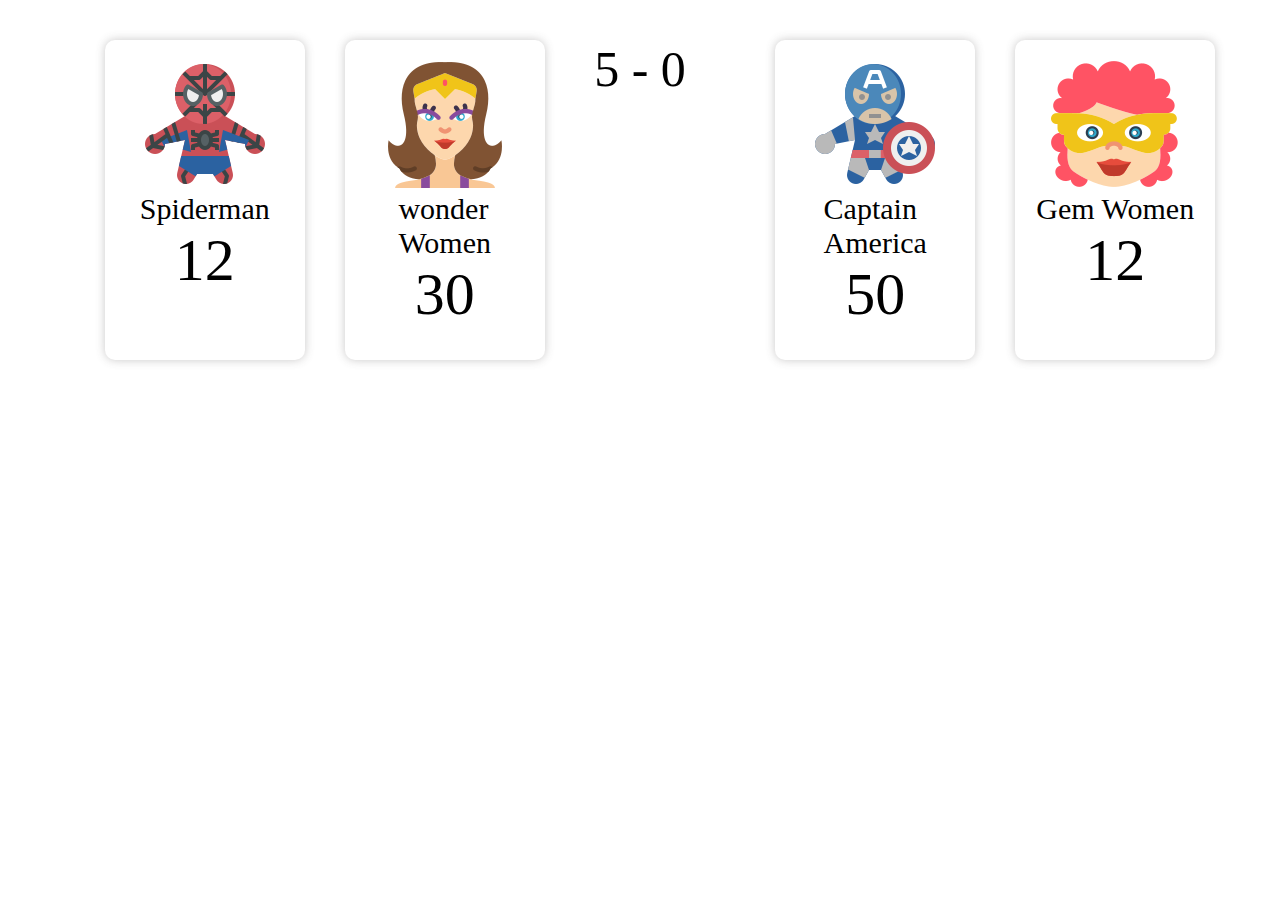
<file: superwars/superwars.html>
<!DOCTYPE html>
<html lang="en">
<head>
    <meta charset="UTF-8">
    <meta name="viewport" content="width=\, initial-scale=1.0">
    <title>Document</title>
    <link rel="stylesheet" href="superwar.css">
</head>
<body>
    <div class="container">
        <div class="in-container">
            <div class="in-box">
               <div style="align-items: center;">
                <img src="super-1 (1).png" alt="" style="margin-top: 20px;">
               </div>
               <div>
                <p style="font-size: 30px;margin-top: 0px;">Spiderman</p>
               </div>
               <div>
                <p style="font-size: 60px;margin-top: 0px;">12</p>
               </div>
                
            </div>
            <div class="in-box">
                 <div style="align-items: center;">
                <img src="super-3.png" alt="" style="margin-top: 20px;">
               </div>
               <div>
                <p style="font-size: 30px;margin-top: 0px;">wonder <br> Women
                </p>
               </div>
               <div>
                <p style="font-size: 60px;margin-top: 0px;">30</p>
               </div>
            </div>
        </div>
        <div >
            <p style="font-size: 50px;margin-top: 40px;">5 - 0</p>
        </div>
        <div class="in-container">
            <div class="in-box">
                 <div style="align-items: center;">
                <img src="super-2.png" alt="" style="margin-top: 20px;">
               </div>
               <div>
                <p style="font-size: 30px;margin-top: 0px;">Captain <br> America</p>
               </div>
               <div>
                <p style="font-size: 60px;margin-top: 0px;">50</p>
               </div>
            </div>
            <div class="in-box">
                 <div style="align-items: center;">
                <img src="super-4.png" alt="" style="margin-top: 20px;">
               </div>
               <div>
                <p style="font-size: 30px;margin-top: 0px;">Gem Women</p>
               </div>
               <div>
                <p style="font-size: 60px;margin-top: 0px;">12</p>
               </div>
            </div>
        </div>
    </div>
</body>
</html>
</file>
<file: amazon/amazon.css>
*{
    padding: 0px;
    margin: 0px;
    font-family:Arial, Helvetica, sans-serif;
    box-sizing: border-box;
}
.col{
    display: flex;
    flex-direction: column;
}
.row{
    display: flex;
}
.bold{
    font-weight: bold;
}
.nor{
    color: gray;
    font-size: 15px
}
.head{
    display: flex;
    flex-direction: column;
}
.top{
    display: flex;
    background-color: black;
    width: 100vw;
    height: 70px;
    align-items: center;
    justify-content: space-around;
    color: white;
}
#border{
    /* border: 1px solid red; */
    height: 60px;
    align-items: center;
}
#border:hover{
    border: 1px solid white;
}

.add,.sign-in,.odr{
  align-content: center;
}
.inp-box{
   display: flex;
   padding: 15px 0px;
   padding-right: 400px;
   padding-left: 10px;
   /* height: max-content; */
   border-style: none;
   border-top-left-radius: 5px;
   border-bottom-left-radius: 5px;
   
}
.btn{
    padding: 9px 15px;
    border-top-right-radius:5px ;
    border-bottom-right-radius:5px ;
    border-style: none;
    background-color: rgb(228, 173, 71);
    cursor: pointer;
}
.lang{
   display: flex;
   padding: 0px 3px;
   justify-content: space-between;
}
.lang span{
    margin: 0px 2px;
    margin-left: 2px;
}
.lang select,.sign-in select{
    background-color: black;
    border-style: none;
    color: white;
}
.nav-bar{
    
    height: 50px;
    
    display: flex;
    justify-content: space-around;
    align-items: center;

}
.nav-row{
    display: flex;
    justify-content: space-between;
    background-color: rgb(41, 43, 71);
    width: 100vw;
}
a{
    color:white;
    text-decoration: none;
    font-size: 13px;
}
#i{
    margin-left: 10px;
}
li{
    list-style: none;
    margin-right: 10px;
    /* border: 1px solid white; */
    padding: 10px 5px;
}
li:hover{
    border: 1px solid white;
}
li select{
    background-color:  rgb(41, 43, 71);
    border-style: none;
    color: white;
    /* font-weight: bold; */
}
.right{
    /* margin-left: 729.5px; */
    width: 422.5px;
    display: flex;
    /* align-content: center; */
    /* align-items: center; */
}
#leo{
    /* margin-top: 10px; */
}
.set{
    display: flex;
    justify-content: space-around;
    margin-top: 137px;
    background-color: transparent;
    backdrop-filter: blur(20px);
}
.card{
    width: 347.2px;
    height: 470px;
    /* border: 1px solid red; */
    /* margin-top:200px ; */
    background-color: white;
    display: flex;
    flex-direction: column;
    justify-content: space-around;
}
.set-btn{
    display: flex;
    margin-top: 50px;
    justify-content: space-between;
}
.btn-pre,.btn-next{
    
    padding: 20px;
    background-color: transparent;
    border-style: none;
    font-size: 40px;
}
.up-set{
    display: flex;
    flex-direction: column;display: flex;
    width: 100vw;
    height: max-content;
    /* border: 1px solid red; */
    justify-content: space-around;
    background-size: contain;
    background-repeat: no-repeat;
}
.img-col{
    display: flex;
    justify-content: space-around;
}
.img-col img{
    width: 150px;
}
.card-para{
    margin-left: 10px;
    font-weight: bold;
    font-size: 19px;
}
#cart-id-rgt{
    background-color: transparent;
    display: flex;
    justify-content: space-between;
}
.card-rgt{
    background-color: white;
    height: 150px;
    display: flex;
    flex-direction: column;
    justify-content: space-around;
}
.card-para{
    /* margin-top: 30px; */
}
.btn-sign{
    padding: 12px 110px;
    font-weight: bold;
    color: rgb(63, 63, 63);
    background-color: rgb(242, 242, 32);
    border-radius:10px ;
    border-style: none;
    display: flex;
    margin: auto;

}
/* .btn{
    position: fixed;
    top: ;
} */
@media (max-width:1229px){
    #border{
        padding:0px 10px;
    }
    .top{
        width: max-content;
        margin-right: 10px;
        /* display: none; */
    }
    .nor{
        font-size: 12px;
    }
    .bold{
        font-size: 13px;
    }
    .nav-row{
        width: max-content;
    }
    li{
        margin-right: 4.25px;
    }
    .set,.up-set{
        width: max-content;
        height: max-content;
    }
    .card{
        display: flex;
        gap: 10px;
    }
}
</file>
<file: calculator/calculator.css>
.container{
background-color: rgb(46, 45, 45);
width: 500px;
height: 800px;
display: flex;
flex-direction: column;

}

.in-container{
 display: flex;
 flex-direction: column;
 margin:;
}
#id-container{
    align-items: end;
}

.btn-org{
    background-color: orange;
    color: white;

}
.btn-org:hover{
    background-color: rgb(253, 190, 73);
}
.btn-blc:hover{
    background-color:rgb(113, 112, 112);
}
.btn-gry:hover{
    background-color:rgb(224, 219, 219);
}

.btn-blc{
    background-color: rgb(78, 77, 77);
    color: white;
}
.btn-gry{
    background-color: rgb(167, 165, 165);
}

.btn-org,.btn-gry,.btn-blc{
   width: 100px;
   height: 100px;
   border-radius: 50px;
   border-style: none;
   margin: 5px;
   font-size: 40px;
}

.in-box{
    display: flex;
    justify-content:space-between;
    margin:0px 20px
}

#elong-gray{
    width: 210px;
}
.zero{
    align-items: start;
}
</file>
<file: kidz_world/kidz.css>
*{
    padding: 0px;
    margin: 0px;
    box-sizing: border-box;
}
/* body{
  background-image: url(kw-background.png);
  width: 100vw;
  height: 100px;
} */
.head{
    width: 100vw;
    height: 56vh;
    /* background-color: rgb(0, 0, 0); */
    box-sizing: border-box;
}
.container{
    display: flex;
    flex-direction: column;
    box-sizing: border-box;
}
.fst{
    background-color: white;
    width: 100vw;
    height: 35px;
    display: flex;
    margin: 0px px;
    justify-content: space-between;
}
.fst-1,.fst-2{
    display: flex;
    align-items: center;

}
.sec{
    background-image: url(kw-background.png);
    background-size: cover;
    background-position: center;
    width: 100vw;
    height: 55vh;
    
}

.head-con{
    font-family:'Times New Roman', Times, serif;
    font-size: 60px;
    color: white;
    margin-left: 70px;
    margin-top: 70px;
}
.has{
    font-family:'Franklin Gothic Medium', 'Arial Narrow', Arial, sans-serif;
    color: white;
    margin-left: 70px;
    margin-top: 20px;
    font-size: 16px;
}
.book{
    width: 100vw;
    height: 600px;
    /* background-color: blue; */
    /* margin-top: 110px; */
}
.para1{
    margin-left: 70px;
    margin-top: 70px;
}
.book-con{
display: flex;
flex-wrap: nowrap;
width: 100vw;
height: 550px;
justify-content: space-around;
margin-top: 10px;
/* border: 1px solid black; */
/* margin-left: 70px;
margin-right: 70px; */
margin: auto;
}

 .card{
  display: flex;
  flex-direction: column;
  width: 150px;
  height: 250px;
  /* background-color: aquamarine; */
  border: 1px solid black;
  margin-left: 20px;
  margin-top: 80px;
} 
   .game{
   width: 100vw;
    height: 10px;
    background-color: blue;
    margin-top:  1px;
} 
@media (max-width:1229px) {
    .book-con{
        flex-wrap: wrap;
        width: 80vw;
        /* margin-left: px; */
    }
    .card{
        /* margin-left: px */
        justify-content: space-between;
        margin-top: -5px;
    }
    .para1{
        margin-left: 110px;
        margin-bottom: 10px;
    }
    .sec{
        width: 100vw;
    }
}
</file>
<file: ludo/ludo.css>
.container{
    width: 750px;
    height: 754px;
    display: flex;
    flex-direction: column;
    border: 1px solid red;
}
.in-container{
    display: flex;
    border: 1px solid black;
    width: 750px;
    height: 300px;
}
.in-container-bet{
    width: 750px;
    height: 150px;
    border: 1px solid black;
}

.sq-box{
    width: 202px;
    height: 180px;
    border: 60px solid rgb(255, 0, 0);
    display: flex;
    flex-flow: row wrap;
}
.crc-box{
    border: 2px solid red;
    width: 50px;
    height: 50px;
    border-radius: 50px;
    margin: 17px;
}
.rect-box{
    width: 170px;
    height: 298px;
    border: 1px solid black;
    display: flex;
    flex-flow: row wrap;
}
.sm-sq{
    width: 48px;
    height: 48px;
    border: 1px solid black;
}
#green{
    border-color: green;
}

#yellow{
    border-color: yellow;
}

#blue{
    border-color: blue;
}
.in-container-bet{
    display: flex;
}
.bwt-rect{
    display: flex;
    flex-flow: column wrap;
    width: 298.78px;
    height: 150px;
}
.sq-bet{
    width: 150px;
    height: 148px;
}

#color-green{
    background-color: green;
}
#color-red{
    background-color: red;
}
#color-yellow{
    background-color: yellow;
}
#color-blue{
    background-color: blue;
}
.star{
    font-size: 40px;
   /* display: flex; */
   /* align-items: center; */
   /* justify-content: center; */
   height: 100%;
   width: 100%;
   margin: 0px 0px 0px 0px;
}
.triangle-right{
    width: 0;
    height: 0;
    border-top: 75px solid transparent;
    border-bottom: 75px solid transparent;
    border-left: 75px solid red;
    margin-left: 1px;
}
.triangle-up{
     width: 0;
    height: 0;
    border-left: 75px solid transparent;
    border-bottom: 75px solid blue;
    border-right: 75px solid transparent;
    margin-top: -75px;
}
.triangle-left{
    width: 0;
    height: 0;
    border-top: 75px solid transparent;
    border-bottom: 75px solid transparent;
    border-right: 75px solid yellow;
    margin-top: -150px;
    margin-left: 75px;
}

.triangle-down{
    width: 0;
    height: 0;
    border-top: 75px solid green;
    border-left: 75px solid transparent;
    border-right: 75px solid transparent;
    margin-top: -150px;
}
</file>
<file: spotify/spotify.css>
*{
    padding: 0;
    margin: 0;
    box-sizing: border-box;
    font-family:'Segoe UI', Tahoma, Geneva, Verdana, sans-serif;
}
.container{
    display: flex;
    flex-direction: column;
    width: 100vw;
    height: 100vh;
}
.top{
    display: flex;
}
.aside{
    display: flex;
    flex-direction:column ;
    width: 18vw;
    /* border: 1px solid red; */
    height: 86vh;
    background-color: black;
    /* align-content: center; */
    align-items: center;
    justify-content: space-around;
}
.blw{
    width: 100vw;
    height: 14vh;
    /* border: 1px solid red; */
    background-color: rgb(36, 36, 36);
}
.box1{
    width: 16vw;
    /* border: 1px solid red; */
    margin-bottom: 10px;

}
.logo{
    width: 10vw;
    /* height: 10vh; */
    display: flex;
    /* align-items: center; */
    /* align-content: center; */
}
.box{
    display: flex;
    flex-direction: column;
    /* border: 1px solid red; */
    width: 16vw;
    margin-bottom: 10px;
}
.nav{
    display: flex;
    margin-bottom: 13px;
    /* border: 1px solid red */
    padding:5px 0px ;
    border-radius: 5px;
    
}
.nav:hover{
    background-color: rgb(55, 55, 55);
}
.nav img{
    width: 8px;
    margin-left: 10px;
}
.box img{
    width: 30px;
}
.ls-aside{
    display: flex;
    flex-direction: column;
    width: 16vw;
    /* border: 1px solid red; */
}
.nav a{
    text-decoration: none;
    color: white;
    font-size: 14px;
    font-weight: bold;
    margin-left: 20px;
    display: flex;
    align-items: center;
}
#nav-id{
    width: 16vw; 
    /* border: 1px solid red; */
    margin-top: 10px;
}
/* .ls-aside{

} */
.aside-link{
    /* margin-left: 10px; */
    margin-bottom: 5px;
    color: white;
    font-weight: bold;
    /* border: 1px solid red; */
    padding: 5px 0px;
    border-radius: 5px;
}
.aside-link:hover{
    background-color: rgb(55, 55, 55) ;
}
.aside-link a{
    margin-left: 10px;
    font-size: 14px;
}
#nav-id img{
    width: 20px;
}
.master{
    background: linear-gradient(to bottom,rgb(47, 47, 47) ,black);
    width: 82vw;
    height: 86vh;
}
.con{
    display: flex;
    flex-direction: column;
    /* border: 1px solid red; */
    padding: 10px 20px;
    overflow-y:auto ;
    overflow-x: hidden;
    height: 86vh;
    scrollbar-width: none;
}
.profile{
    display: flex;
    /* border: 1px solid red; */
    justify-content: space-between;
    margin-bottom: 20px;
}
.arr{
    width: 85px;
}
.arr1{
    width: 120px;
}
.con-para{
    color: white;
    font-size: 30px;
    font-weight: bold;
    /* border: 1px solid red; */
    margin-bottom: 30px;
}
.fav{
    display: flex;
    flex-wrap: wrap;
    justify-content: space-between;
    /* border: 1px solid red; */
    margin-bottom: 30px;
}
.rect-box{
    display: flex;
    /* border: 1px solid red; */
    padding-right: 20px;
    width: 320px;
    margin: 10px 0px;
    height: 100px;
    background-color:  rgb(55, 55, 55);
    border-radius: 5px;
    /* justify-content: center; */
    align-items: center;
}
.rect-box p{
    color: white;
    font-size: 15px;
    font-weight: bold;
    /* align-items: center; */
    /* align-content: center; */
    margin-left: 10px;
}

.para2{
    color: white;
    font-size: 18px;
    font-weight: bold;
    /* border: 1px solid red; */
}
.sma{
    color: gray;
    font-weight: bold;
    font-size: 14px;
    display: flex;
    justify-content: right;
    /* border: 1px solid red; */
}
.sing{
    display: flex;
    /* border: 1px solid red; */
    justify-content: space-between;
}
.card{
    width: 200px;
    height: 300px;
    /* border: 1px solid red; */
    display: flex;
    flex-direction: column;
    /* justify-content: space-around; */
    /* justify-content: center; */
    /* align-content: center; */
    background-color: rgb(30, 30, 30);
    
}
.card:hover{
    transform: scale(1.1);
}
.i{
    display: flex;
    align-items: center;
    /* align-content: center; */
    /* justify-content: center; */
    

}
.card img{
     width: 170px;
     display: flex;
     /* align-items: center; */
     /* align-content: center; */
     margin: 20px 15px;
}
.card p{
    color: white;
    margin-left: 15px;
    font-weight: bold;
}
.card span{
    font-size: 16px;
    font-weight: lighter;
    color: gray;
}
</file>
<file: sudoku/sudoku.css>
.container{
    width:450px;
    height: 450px;
    border: 1px solid rgb(0, 0, 0);
    display: flex;
    flex-direction: column;
    /* margin: ;
    padding-right:; */
    padding-left: px;
    margin-right: 150px;
}
.in-container{
    width:450px;
    height: 148px;
    border: 1px solid rgb(0, 0, 0);
    display: flex;
    flex-direction: row;
    
}
.box{
    width: 150px;
    height: 147px;
    border: 1px solid rgb(0, 0, 0);
    border-right: 2px solid rgb(0, 0, 0);
    flex-direction: column;
}
.in-box{
    width: 145px;
    height: 47px;
    border: 1px solid rgb(0, 0, 0);
    display: flex;
    flex-direction: row;
}
.sm-box{
    width: 47px;
    height: 45px;
    border: 1px solid black;
    display: flex;
    justify-content: center;
    align-items: center;
    font-size: 40px;
}

.out-container{
    display: flex;
}

.head-div{
    display: flex;
}
</file>
<file: superover/super.css>
.main-div{
    background-image: url(https://i.pinimg.com/1200x/06/35/80/063580e7090557a307608292547a6395.jpg);
    width: 1200px;
    height: 600px;
    display: flex;
    flex-direction: column;
    /* opacity: 0.5; */
}

.head{
    margin: auto;
    margin-top: 50px;
    font-family: Arial, Helvetica, sans-serif;
    font-weight: bold;
    font-size: 40px;
    color: rgb(44, 44, 44);
}
.mid{
    display: flex;
    width: 800px;
    height: 300px;
    justify-content: space-around;
    margin: auto;
    margin-top: 0px;
    margin-bottom: 0px;
}
.box{
    width: 300px;
    height: 300px;
    background-color: blue;
    border-radius: 20px;
    display: flex;
    flex-direction: column;
    justify-content: space-around;
    
}
#pak{
    background-color: green;
}
#let{
    font-size: 60px;
    font-weight: bolder;
    font-family: Arial, Helvetica, sans-serif;
    color: white;
    margin: auto;
    margin-top: 40px;
    margin-bottom: 40px;
}
.score{
    display:flex;
    /* flex-direction: column; */
    margin: auto;
    margin-top: 0px;
    justify-content: space-between;
    font-family: Arial, Helvetica, sans-serif;
}
.total
{
    margin: auto;
    margin-top: 0px;
    font-size: 40px;
    font-weight: bolder;
    color: white;
    font-family: Arial, Helvetica, sans-serif;

}

.crc{
    width: 35px;
    height: 35px;
    background-color: white;
    border-radius: 30px;
    font-size: 30px;
    font-weight: bold;
    margin: 0px 5px;
    display: flex;
    justify-content: center;
    align-items: center;
}

.foot{
    margin: auto;
    display: flex;
    width: 200px;
    height: 80px;
    /* background-color: yellow; */
    justify-content: space-around;
}
.btn{
    width: 80px;
    height: 80px;
    background-color: rgb(236, 211, 19);
    border-radius: 20px;
    border-color: white;
    font-size: 50px;
    margin: auto;
}
#btn-red{
    background-color: red;
}
.material-symbols-outlined{
    width: px;
    height: 0px;
    color: white;
    font-weight: 100px;
}
</file>
<file: superwars/superwar.css>
*{
    padding: 0;
    margin: 0;
}
.container{
    width:auto;
    height:900px;
    display: flex;
    justify-content: space-around;
    border: 2px solid;
    margin: 0px 40px;
    border-style: none;
}
.in-box{
    width:200px;
    height:320px;
    margin-left: 40px;
    border-radius: 10px;
    box-shadow: 0px 0px 10px rgba(75, 72, 72, 0.3);
    border-style: none;
    display: flex;
    flex-direction: column;
    align-items: center;
    
}

.in-container{
    display: flex;
    margin-top: 40px;
}
</file>
